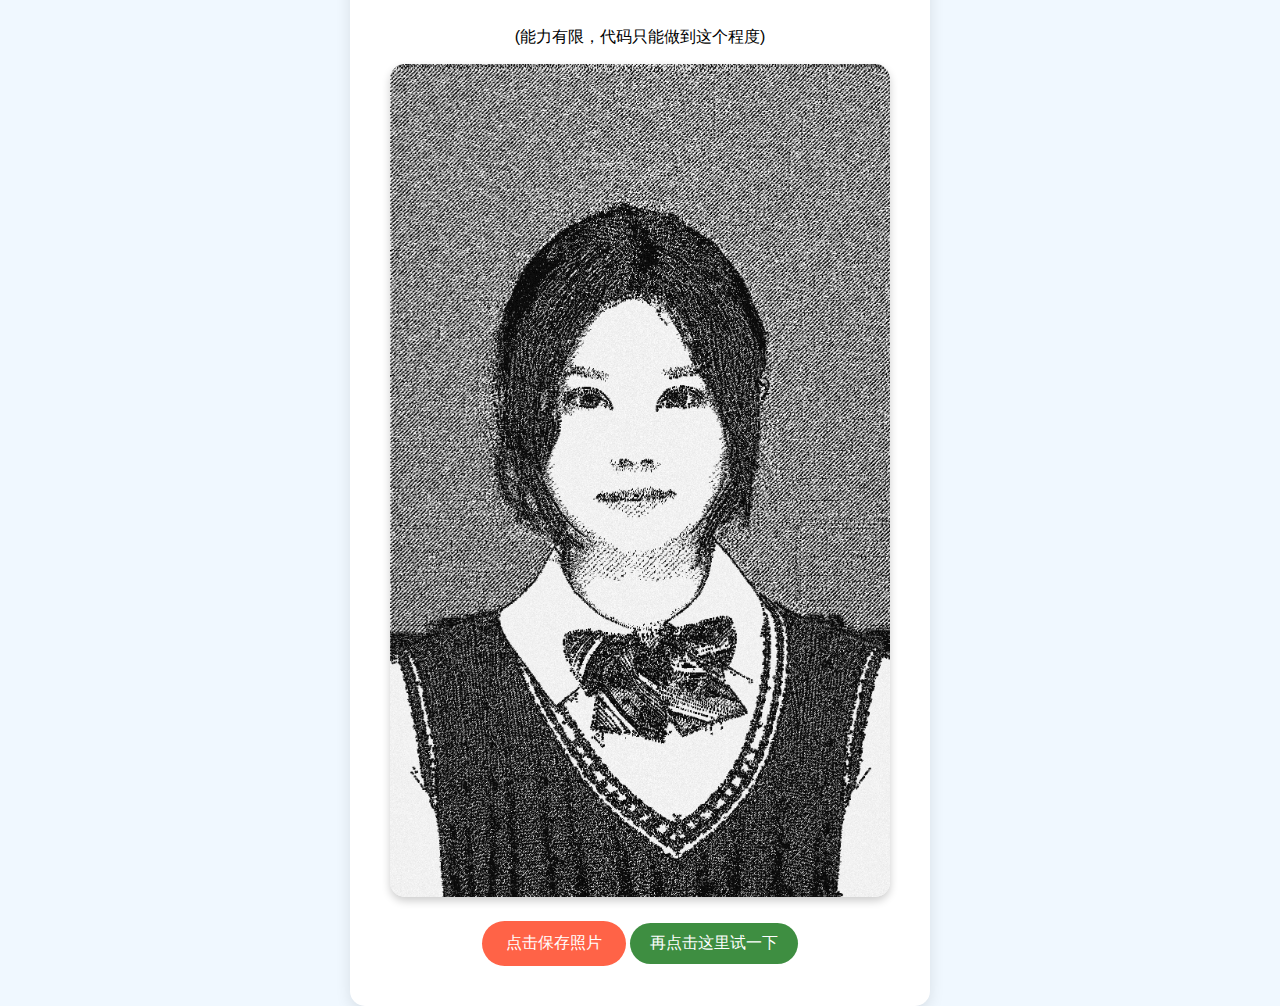
<file: index.html>
<!DOCTYPE html>
<html lang="zh">
<head>
    <meta charset="UTF-8">
    <meta name="viewport" content="width=device-width, initial-scale=1.0">
    <title>surprise</title>
    <style>
        /* 页面背景和字体设置 */
        body {
            font-family: 'Arial', sans-serif;
            background-color: #f0f8ff;
            margin: 0;
            padding: 0;
            display: flex;
            justify-content: center;
            align-items: center;
            height: 100vh;
            text-align: center;
        }

        /* 页面容器 */
        .container {
            background-color: #fff;
            border-radius: 15px;
            box-shadow: 0 5px 15px rgba(0, 0, 0, 0.1);
            padding: 40px;
            max-width: 500px;
            width: 100%;
        }

        /* 标题样式 */
        h1 {
            color: #ff6347;
            font-size: 36px;
            margin-bottom: 20px;
        }

        /* 照片样式 */
        .photo {
            max-width: 100%;
            height: auto;
            border-radius: 15px;
            cursor: pointer;
            box-shadow: 0 4px 8px rgba(0, 0, 0, 0.2);
            transition: transform 0.3s ease;
        }

        .photo:hover {
            transform: scale(1.05);
        }

        /* 点击下载按钮样式 */
        .download-btn {
            display: inline-block;
            padding: 12px 24px;
            background-color: #ff6347;
            color: white;
            border: none;
            border-radius: 25px;
            text-decoration: none;
            font-size: 16px;
            margin-top: 20px;
            transition: background-color 0.3s ease;
        }

        .download-btn:hover {
            background-color: #ff4500;
        }

        /* 新增的链接样式 */
        .link-btn {
            display: inline-block;
            margin-top: 20px;
            padding: 10px 20px;
            background-color: #3e8e41;
            color: white;
            text-decoration: none;
            border-radius: 25px;
            font-size: 16px;
            transition: background-color 0.3s ease;
        }

        .link-btn:hover {
            background-color: #4CAF50;
        }
    </style>
</head>
<body>

    <div class="container">
        <h1>我的可爱小宝</h1>
        <p>(能力有限，代码只能做到这个程度)</p>

        <!-- 插入照片 -->
        <a href="wyx.png" download="我的小宝照片">
            <img class="photo" src="wyx.png" alt="小宝的像素风证件照">
        </a>

        <!-- 下载按钮 -->
        <a href="wyx.png" download="我的小宝照片" class="download-btn">点击保存照片</a>

        <!-- 新增的跳转链接 -->
        <a href="https://keepmovingxzh.github.io/test/letter.html" class="link-btn" target="_blank">再点击这里试一下</a>
    </div>

</body>
</html>
</file>
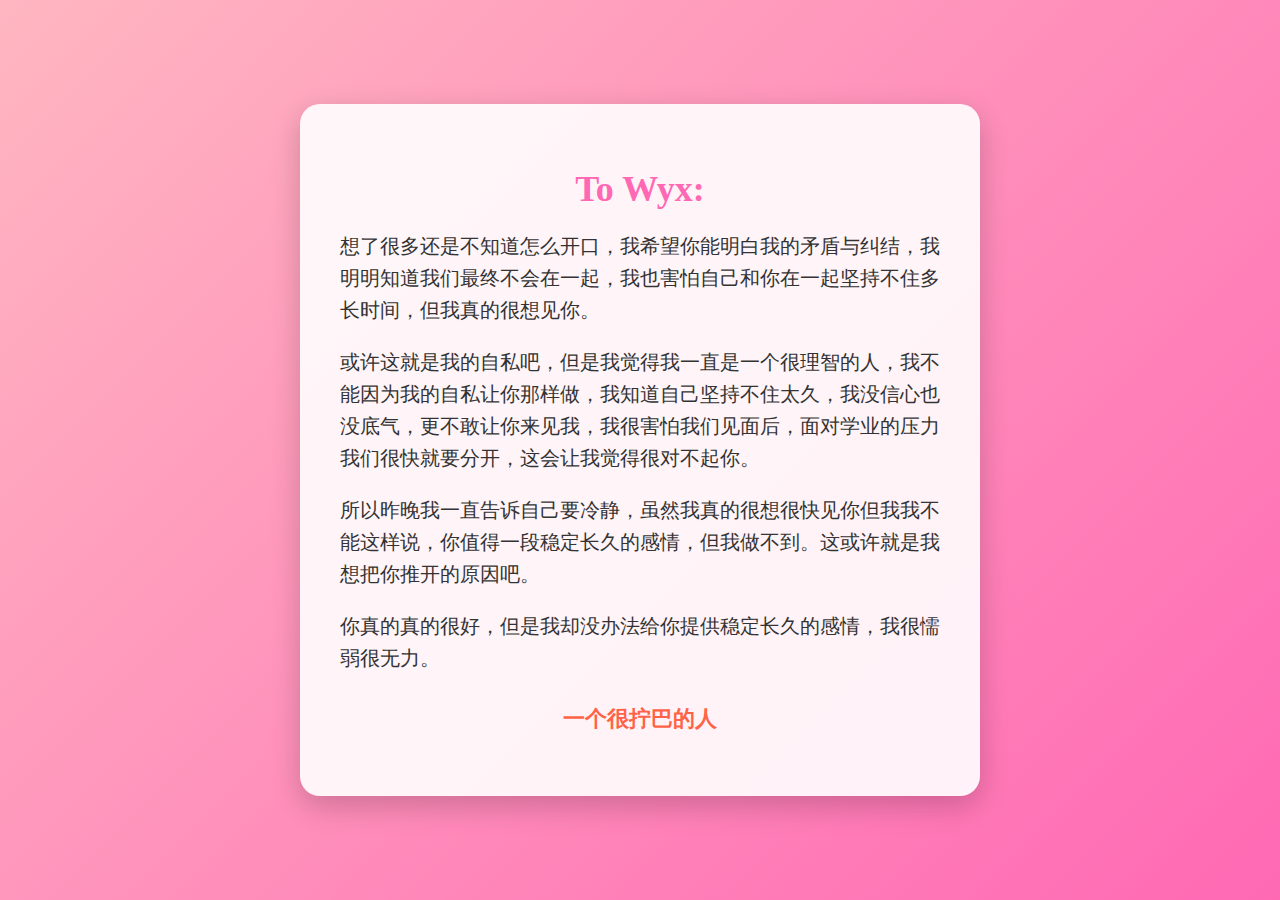
<file: letter.html>
<!DOCTYPE html>
<html lang="zh">
<head>
    <meta charset="UTF-8">
    <meta name="viewport" content="width=device-width, initial-scale=1.0">
    <title>Letter</title>
    <style>
        /* 页面整体背景设置 */
        body {
            font-family: 'Arial', sans-serif;
            background: linear-gradient(135deg, #FFB6C1, #FF69B4); /* 渐变粉色背景 */
            margin: 0;
            padding: 0;
            display: flex;
            justify-content: center;
            align-items: center;
            height: 100vh;
            text-align: center;
        }

        /* 容器样式 */
        .container {
            background-color: rgba(255, 255, 255, 0.9);
            border-radius: 20px;
            padding: 40px;
            max-width: 600px;
            width: 100%;
            box-shadow: 0 10px 30px rgba(0, 0, 0, 0.2);
        }

        /* 标题样式 */
        h1 {
            font-size: 36px;
            color: #FF69B4;
            margin-bottom: 20px;
            font-family: 'Georgia', serif;
        }

        /* 主要内容文字样式 */
        .message {
            font-size: 20px;
            line-height: 1.6;
            color: #333;
            text-align: left;
            font-family: 'Arial', sans-serif;
            margin-bottom: 30px;
        }

        /* 强调的文字（如：爱你） */
        .highlight {
            color: #FF1493;
            font-weight: bold;
        }

        /* 结束语样式 */
        .signature {
            font-size: 22px;
            font-weight: bold;
            color: #FF6347;
            margin-top: 30px;
        }

        /* 按钮样式 */
        .button {
            display: inline-block;
            padding: 12px 30px;
            background-color: #FF1493;
            color: white;
            border-radius: 25px;
            text-decoration: none;
            font-size: 18px;
            transition: background-color 0.3s ease;
        }

        .button:hover {
            background-color: #FF6347;
        }
    </style>
</head>
<body>

    <div class="container">
        <h1>To Wyx:</h1>
        
        <div class="message">
            <p>想了很多还是不知道怎么开口，我希望你能明白我的矛盾与纠结，我明明知道我们最终不会在一起，我也害怕自己和你在一起坚持不住多长时间，但我真的很想见你。</p>
            <p>或许这就是我的自私吧，但是我觉得我一直是一个很理智的人，我不能因为我的自私让你那样做，我知道自己坚持不住太久，我没信心也没底气，更不敢让你来见我，我很害怕我们见面后，面对学业的压力我们很快就要分开，这会让我觉得很对不起你。</p>
            <p>所以昨晚我一直告诉自己要冷静，虽然我真的很想很快见你但我我不能这样说，你值得一段稳定长久的感情，但我做不到。这或许就是我想把你推开的原因吧。</p>
            <p>你真的真的很好，但是我却没办法给你提供稳定长久的感情，我很懦弱很无力。</p>
        </div>

        <div class="signature">
            <p>一个很拧巴的人</p>
        </div>

    </div>

</body>
</html>
</file>
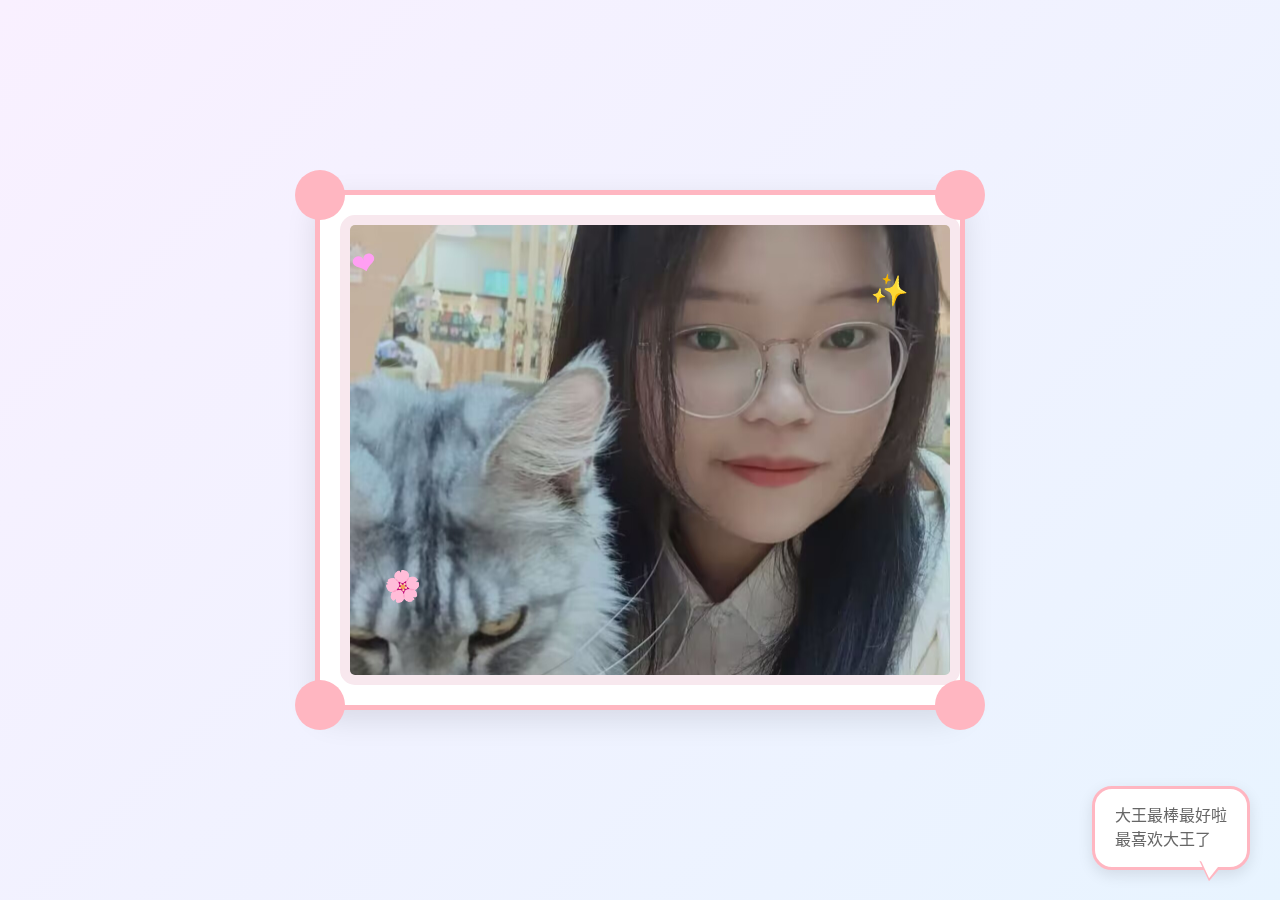
<file: photo.html>
<!DOCTYPE html>
<html lang="zh-CN">
<head>
    <meta charset="UTF-8">
    <meta name="viewport" content="width=device-width, initial-scale=1.0">
    <title>最美的大王</title>
    <style>
        body {
            margin: 0;
            padding: 0;
            height: 100vh;
            display: flex;
            justify-content: center;
            align-items: center;
            background: linear-gradient(135deg, #f9f0ff 0%, #e8f4ff 100%);
            font-family: 'Comic Sans MS', 'Marker Felt', 'Arial Rounded MT Bold', sans-serif;
            overflow: hidden;
            position: relative;
        }

        .photo-container {
            position: relative;
            width: 80%;
            max-width: 600px;
            padding: 20px;
            background-color: white;
            border-radius: 20px;
            box-shadow: 0 10px 30px rgba(0, 0, 0, 0.1);
            border: 5px solid #ffb6c1;
            animation: float 4s ease-in-out infinite;
        }

        .photo-frame {
            position: relative;
            width: 100%;
            padding-top: 75%; /* 4:3 比例 */
            background-color: #fff9f9;
            border: 10px solid #f8e8ee;
            border-radius: 15px;
            box-shadow: inset 0 0 20px rgba(0, 0, 0, 0.05);
            overflow: hidden;
        }

        .photo {
            position: absolute;
            top: 0;
            left: 0;
            width: 100%;
            height: 100%;
            object-fit: cover;
        }

        .corner-decoration {
            position: absolute;
            width: 50px;
            height: 50px;
            background-color: #ffb6c1;
            border-radius: 50%;
            z-index: 10;
        }

        .top-left {
            top: -25px;
            left: -25px;
        }

        .top-right {
            top: -25px;
            right: -25px;
        }

        .bottom-left {
            bottom: -25px;
            left: -25px;
        }

        .bottom-right {
            bottom: -25px;
            right: -25px;
        }

        .message-bubble {
            position: fixed;
            bottom: 30px;
            right: 30px;
            max-width: 300px;
            padding: 15px 20px;
            background-color: white;
            border-radius: 20px;
            box-shadow: 0 5px 15px rgba(0, 0, 0, 0.1);
            border: 3px solid #ffb6c1;
            font-size: 16px;
            line-height: 1.5;
            color: #666;
            animation: bounce 2s ease infinite;
        }

        .message-bubble:before {
            content: '';
            position: absolute;
            bottom: -10px;
            right: 30px;
            width: 0;
            height: 0;
            border-left: 15px solid transparent;
            border-right: 5px solid transparent;
            border-top: 15px solid white;
            transform: rotate(20deg);
        }

        .message-bubble:after {
            content: '';
            position: absolute;
            bottom: -13px;
            right: 29px;
            width: 0;
            height: 0;
            border-left: 16px solid transparent;
            border-right: 6px solid transparent;
            border-top: 16px solid #ffb6c1;
            transform: rotate(20deg);
            z-index: -1;
        }

        .floating-hearts {
            position: absolute;
            top: 0;
            left: 0;
            width: 100%;
            height: 100%;
            pointer-events: none;
            z-index: 1;
        }

        .floating-heart {
            position: absolute;
            opacity: 0;
            font-size: 20px;
            color: #ffb6c1;
            animation: float-up 4s linear infinite;
        }

        .sticker {
            position: absolute;
            font-size: 30px;
            z-index: 5;
            animation: wiggle 3s ease infinite;
        }

        .sticker-1 {
            top: 10%;
            left: 5%;
            transform: rotate(-15deg);
            color: #ff9ff3;
        }

        .sticker-2 {
            top: 15%;
            right: 8%;
            transform: rotate(10deg);
            color: #feca57;
        }

        .sticker-3 {
            bottom: 20%;
            left: 10%;
            transform: rotate(-5deg);
            color: #1dd1a1;
        }

        @keyframes float {
            0%, 100% {
                transform: translateY(0);
            }
            50% {
                transform: translateY(-10px);
            }
        }

        @keyframes bounce {
            0%, 100% {
                transform: translateY(0);
            }
            50% {
                transform: translateY(-10px);
            }
        }

        @keyframes float-up {
            0% {
                transform: translateY(100vh) rotate(0deg);
                opacity: 0;
            }
            10% {
                opacity: 1;
            }
            90% {
                opacity: 1;
            }
            100% {
                transform: translateY(-100px) rotate(360deg);
                opacity: 0;
            }
        }

        @keyframes wiggle {
            0%, 100% {
                transform: rotate(-15deg) scale(1);
            }
            50% {
                transform: rotate(-10deg) scale(1.1);
            }
        }
    </style>
</head>
<body>
    <div class="photo-container">
        <div class="corner-decoration top-left"></div>
        <div class="corner-decoration top-right"></div>
        <div class="corner-decoration bottom-left"></div>
        <div class="corner-decoration bottom-right"></div>
        
        <div class="photo-frame">
            <img src="zj.jpg" alt="最棒的大王" class="photo">
        </div>
        
        <div class="sticker sticker-1">❤</div>
        <div class="sticker sticker-2">✨</div>
        <div class="sticker sticker-3">🌸</div>
    </div>

    <div class="message-bubble">
        大王最棒最好啦<br>
        最喜欢大王了<br>
    </div>

    <div class="floating-hearts" id="floatingHearts"></div>

    <script>
        function createFloatingHearts() {
            const container = document.getElementById('floatingHearts');
            const heartCount = 15;
            
            for (let i = 0; i < heartCount; i++) {
                const heart = document.createElement('div');
                heart.innerHTML = '❤';
                heart.classList.add('floating-heart');
                
                const startPosition = Math.random() * 100;
                heart.style.left = `${startPosition}%`;
                const delay = Math.random() * 5;
                const duration = 3 + Math.random() * 3;
                heart.style.animationDelay = `${delay}s`;
                heart.style.animationDuration = `${duration}s`;

                const size = 10 + Math.random() * 20;
                heart.style.fontSize = `${size}px`;
                
                container.appendChild(heart);
            }
        }

        window.addEventListener('load', () => {
            createFloatingHearts();
        });
    </script>
</body>
</html>
</file>
